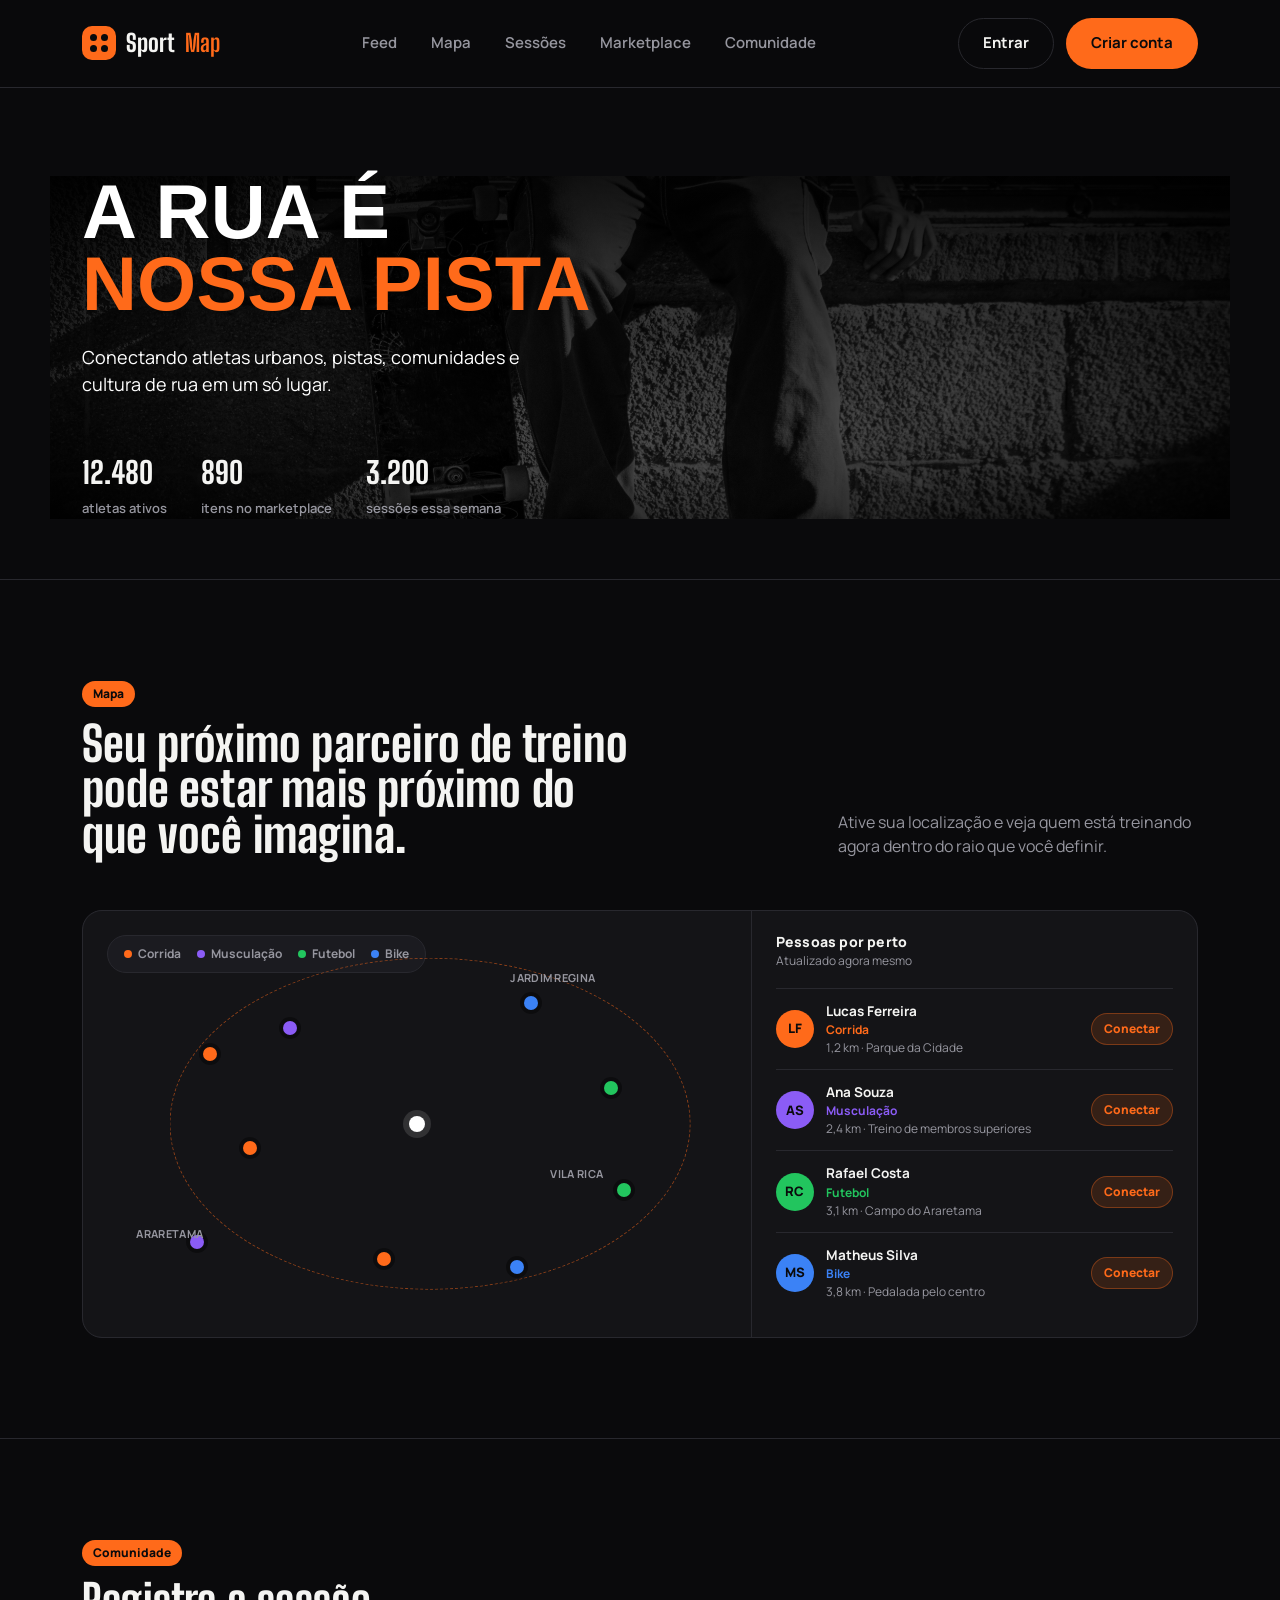
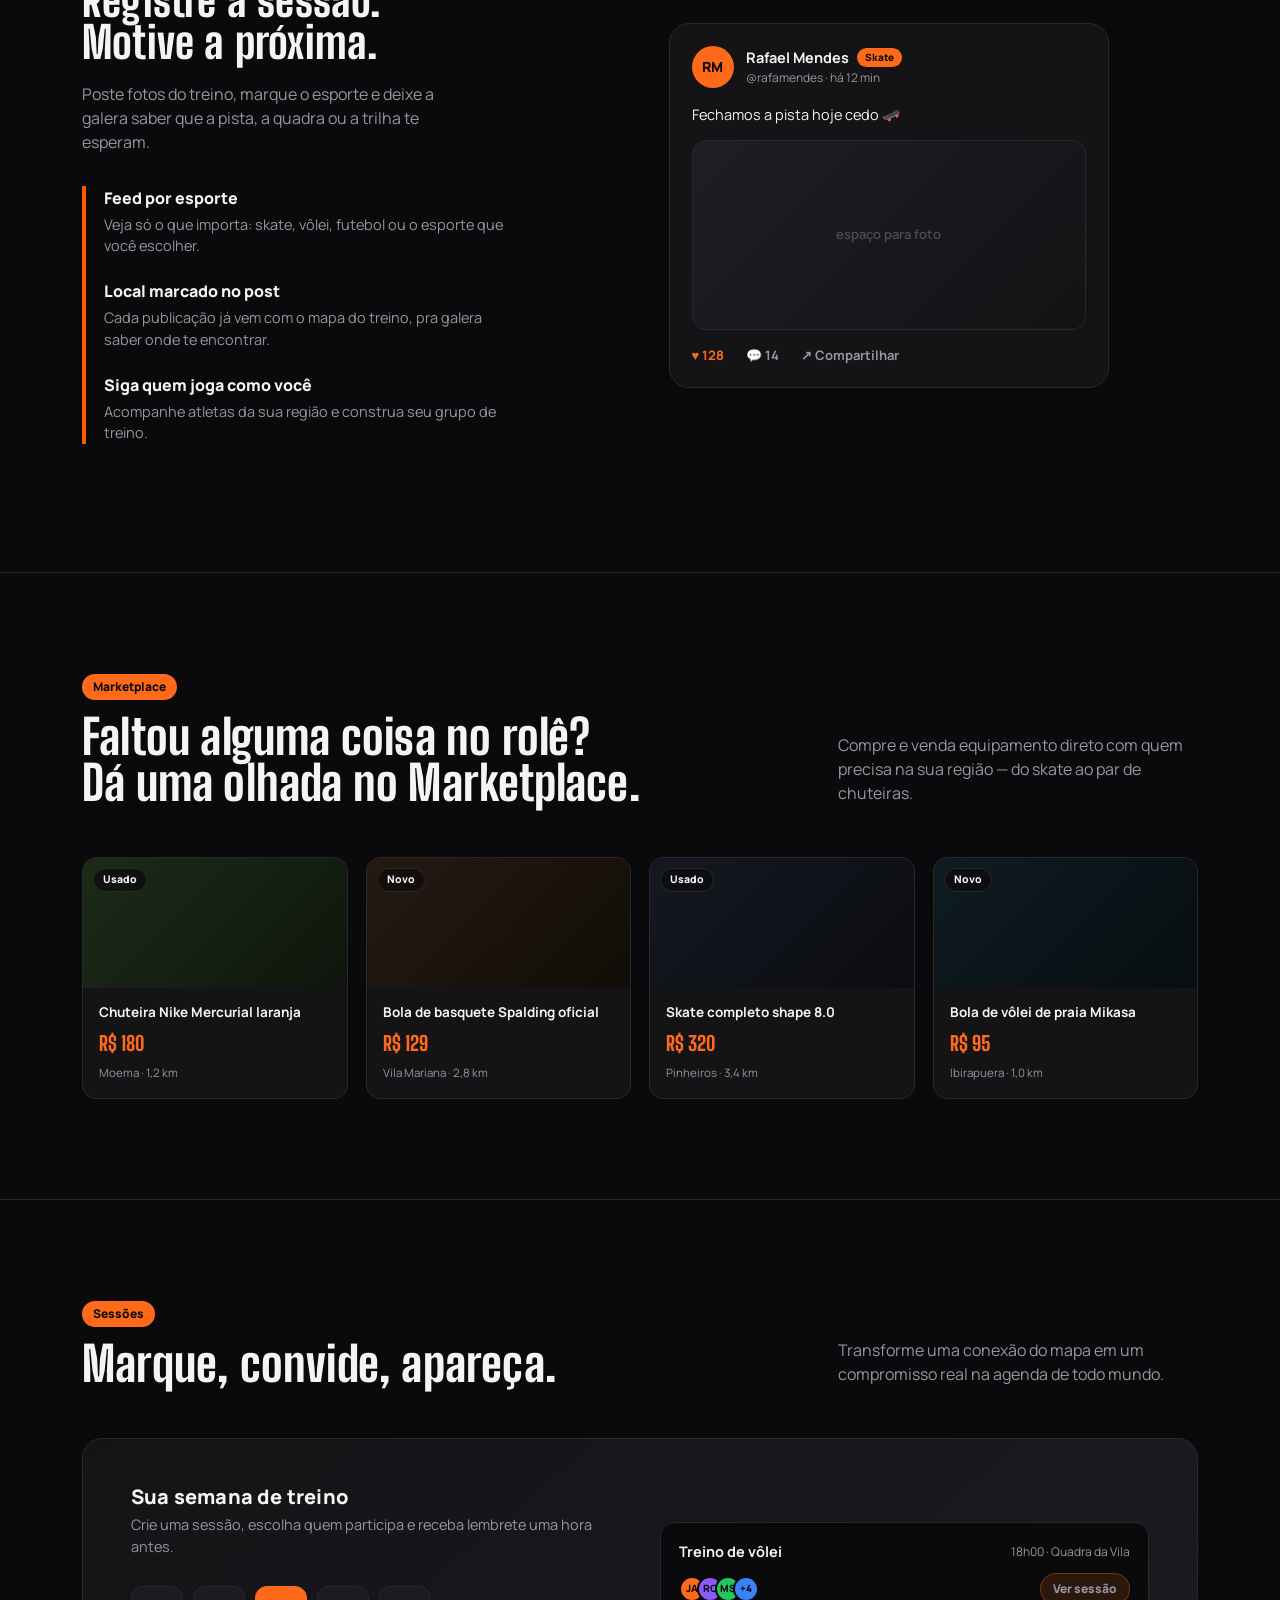
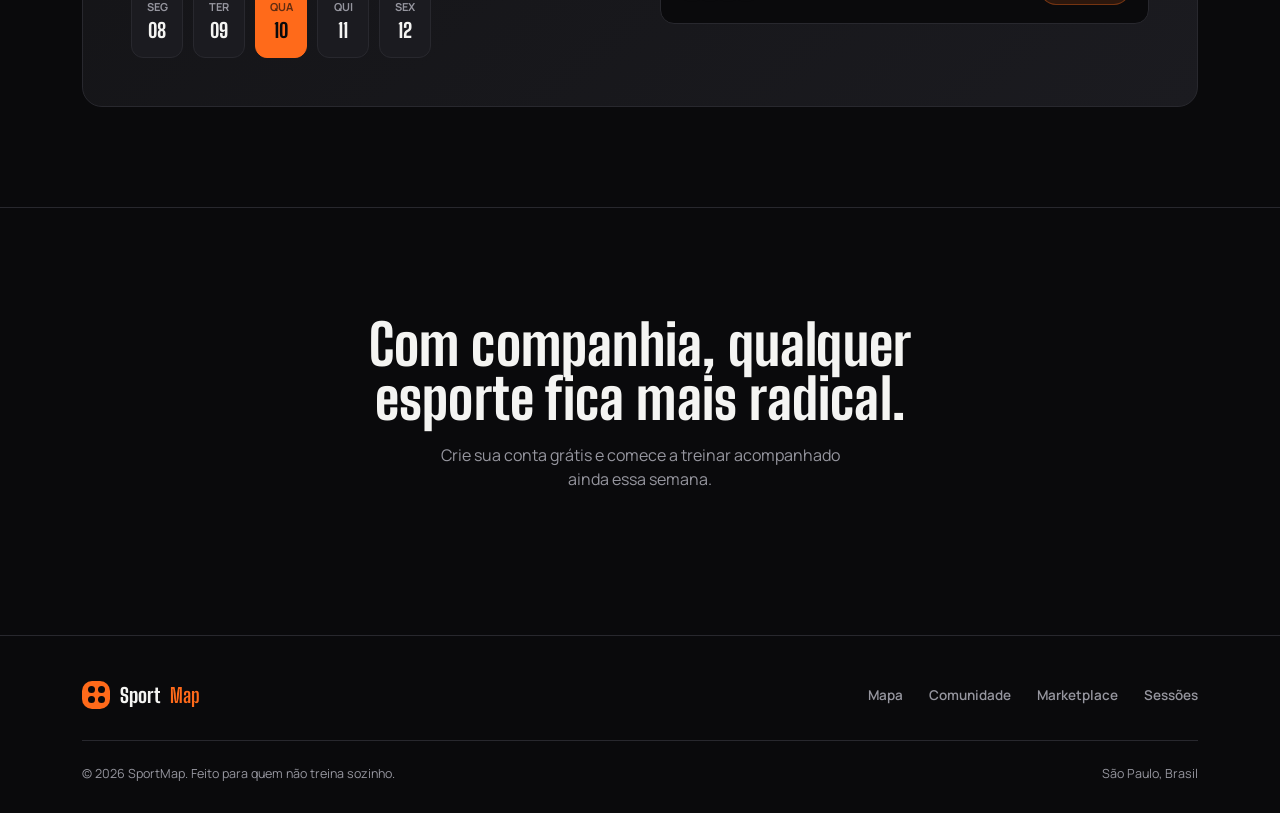
<file: index.html>
<!DOCTYPE html>
<html lang="pt-BR">

<head>
    <meta charset="UTF-8">
    <meta name="viewport" content="width=device-width, initial-scale=1.0">
    <title>SportMap — Encontre seu próximo jogo</title>
    <link rel="preconnect" href="https://fonts.googleapis.com">
    <link
        href="https://fonts.googleapis.com/css2?family=Big+Shoulders+Display:wght@600;700;800;900&family=Manrope:wght@400;500;600;700;800&display=swap"
        rel="stylesheet">
    <link rel="stylesheet" href="css/style.css">
</head>

<body id="homee">

    <header>
        <div class="nav">
            <div class="logo">
                <div class="logo-mark">
                    <div class="logo-mark-grid">
                        <span></span><span></span><span></span><span></span>
                    </div>
                </div>
                Sport<b>Map</b>
            </div>
            <nav class="nav-links">
                <a href="#feed">Feed</a>
                <a href="#mapa">Mapa</a>
                <a href="#sessoes">Sessões</a>
                <a href="#marketplace">Marketplace</a>
                <a href="#comunidade">Comunidade</a>
            </nav>
            <div class="nav-actions">
                <a class="btn btn-ghost" onclick="telaLogin()">Entrar</a>
                <a class="btn btn-primary" onclick="telaCadastro()">Criar conta</a>
            </div>
            <button class="nav-toggle" aria-label="Abrir menu">☰</button>
        </div>
    </header>

    <section class="hero">
        <div class="wrap2 hero-grid">
            <div>
                <h1 class="fontona" style="color: #ffffff;">A RUA É<br><em>NOSSA PISTA</em></h1>
<p class="lead" style="color: #ffffff;">Conectando atletas urbanos, pistas, comunidades e cultura de rua em um só lugar.</p>
                
                <div class="hero-stats">
                    <div class="stat"><b>12.480</b><span>atletas ativos</span></div>
                    <div class="stat"><b>890</b><span>itens no marketplace</span></div>
                    <div class="stat"><b>3.200</b><span>sessões essa semana</span></div>
                </div>
            </div>
        </div>
    </section>

    <section class="feature" id="mapa">
        <div class="wrap">
            <div class="feature-head">
                <div>
                    <span class="tag">Mapa</span>
                    <h2 style="margin-top:14px;">Seu próximo parceiro de treino pode estar mais próximo do que você imagina.</h2>
                </div>
                <p>Ative sua localização e veja quem está treinando agora dentro do raio que você definir.</p>
            </div>

            <div class="map-panel">
                <div class="map-canvas">
                    <div class="map-legend">
                        <span><i style="background:var(--orange);"></i>Corrida</span>
                        <span><i style="background:var(--purple);"></i>Musculação</span>
                        <span><i style="background:var(--green);"></i>Futebol</span>
                        <span><i style="background:var(--blue);"></i>Bike</span>
                    </div>
                    <div class="map-zone" style="width:78%; height:78%; top:50%; left:52%; transform:translate(-50%,-50%);"></div>
                    <div class="map-you"></div>
                    <div class="map-dot" style="background:var(--purple); top:26%; left:30%;"></div>
                    <div class="map-dot" style="background:var(--blue); top:20%; left:66%;"></div>
                    <div class="map-dot" style="background:var(--orange); top:32%; left:18%;"></div>
                    <div class="map-dot" style="background:var(--green); top:40%; left:78%;"></div>
                    <div class="map-dot" style="background:var(--orange); top:54%; left:24%;"></div>
                    <div class="map-dot" style="background:var(--green); top:64%; left:80%;"></div>
                    <div class="map-dot" style="background:var(--purple); top:76%; left:16%;"></div>
                    <div class="map-dot" style="background:var(--orange); top:80%; left:44%;"></div>
                    <div class="map-dot" style="background:var(--blue); top:82%; left:64%;"></div>
                    <div class="map-label" style="top:14%; left:64%;">JARDIM REGINA</div>
                    <div class="map-label" style="top:74%; left:8%;">ARARETAMA</div>
                    <div class="map-label" style="top:60%; left:70%;">VILA RICA</div>
                </div>
                <div class="people-list">
                    <h3>Pessoas por perto</h3>
                    <div class="sub">Atualizado agora mesmo</div>

                    <div class="person-row">
                        <div class="avatar" style="background:var(--orange);">LF</div>
                        <div class="person-info">
                            <div class="name">Lucas Ferreira</div>
                            <div class="sport" style="color:var(--orange);">Corrida</div>
                            <div class="loc">1,2 km · Parque da Cidade</div>
                        </div>
                        <span class="connect-btn">Conectar</span>
                    </div>
                    <div class="person-row">
                        <div class="avatar" style="background:var(--purple);">AS</div>
                        <div class="person-info">
                            <div class="name">Ana Souza</div>
                            <div class="sport" style="color:var(--purple);">Musculação</div>
                            <div class="loc">2,4 km · Treino de membros superiores</div>
                        </div>
                        <span class="connect-btn">Conectar</span>
                    </div>
                    <div class="person-row">
                        <div class="avatar" style="background:var(--green);">RC</div>
                        <div class="person-info">
                            <div class="name">Rafael Costa</div>
                            <div class="sport" style="color:var(--green);">Futebol</div>
                            <div class="loc">3,1 km · Campo do Araretama</div>
                        </div>
                        <span class="connect-btn">Conectar</span>
                    </div>
                    <div class="person-row">
                        <div class="avatar" style="background:var(--blue);">MS</div>
                        <div class="person-info">
                            <div class="name">Matheus Silva</div>
                            <div class="sport" style="color:var(--blue);">Bike</div>
                            <div class="loc">3,8 km · Pedalada pelo centro</div>
                        </div>
                        <span class="connect-btn">Conectar</span>
                    </div>
                </div>
            </div>
        </div>
    </section>

    <section class="feature" id="comunidade">
        <div class="wrap community-grid">
            <div>
                <span class="tag">Comunidade</span>
                <h2 style="margin-top:14px; font-size:clamp(30px,4vw,44px);">Registre a sessão.<br>Motive a próxima.</h2>
                <p style="color:var(--text-muted); margin:18px 0 32px; max-width:380px;">Poste fotos do treino, marque o
                    esporte e deixe a galera saber que a pista, a quadra ou a trilha te esperam.</p>


                <ul class="feature-list linhazinha">
                    <li>
                        <div>
                            <h4>Feed por esporte</h4>
                            <p>Veja só o que importa: skate, vôlei, futebol ou o esporte que você escolher.</p>
                        </div>
                    </li>
                    <li>
                        <div>
                            <h4>Local marcado no post</h4>
                            <p>Cada publicação já vem com o mapa do treino, pra galera saber onde te encontrar.</p>
                        </div>
                    </li>
                    <li>
                        <div>
                            <h4>Siga quem joga como você</h4>
                            <p>Acompanhe atletas da sua região e construa seu grupo de treino.</p>
                        </div>
                    </li>
                </ul>
            </div>

            <div class="post-card">
                <div class="post-head">
                    <div class="avatar" style="background:var(--orange); width:42px; height:42px; font-size:14px;">RM</div>
                    <div class="meta">
                        <div class="name-row"><b>Rafael Mendes</b><span class="tag"
                            style="font-size:10px; padding:2px 8px;">Skate</span>
                        </div>
                        <div class="handle">@rafamendes · há 12 min</div>
                    </div>
                </div>
                <div class="post-text">Fechamos a pista hoje cedo 🛹</div>
                <div class="post-media">espaço para foto</div>
                <div class="post-actions">
                    <span class="liked">♥ 128</span>
                    <span>💬 14</span>
                    <span>↗ Compartilhar</span>
                </div>
            </div>
        </div>
    </section>

    <section class="feature" id="marketplace">
        <div class="wrap">
            <div class="feature-head">
                <div>
                    <span class="tag">Marketplace</span>
                    <h2 style="margin-top:14px;">Faltou alguma coisa no rolê?<br>Dá uma olhada no Marketplace.</h2>
                </div>
                <p>Compre e venda equipamento direto com quem precisa na sua região — do skate ao par de chuteiras.</p>
            </div>

            <div class="shop-scroll">
                <div class="shop-card">
                    <div class="shop-thumb" style="background:linear-gradient(135deg,#1c2b18,#0f150d);">
                        <span class="badge">Usado</span>
                    </div>
                    <div class="shop-body">
                        <div class="name">Chuteira Nike Mercurial laranja</div>
                        <div class="price">R$ 180</div>
                        <div class="loc">Moema · 1,2 km</div>
                    </div>
                </div>
                <div class="shop-card">
                    <div class="shop-thumb" style="background:linear-gradient(135deg,#241a12,#120d08);">
                        <span class="badge">Novo</span>
                    </div>
                    <div class="shop-body">
                        <div class="name">Bola de basquete Spalding oficial</div>
                        <div class="price">R$ 129</div>
                        <div class="loc">Vila Mariana · 2,8 km</div>
                    </div>
                </div>
                <div class="shop-card">
                    <div class="shop-thumb" style="background:linear-gradient(135deg,#151820,#0b0d12);">
                        <span class="badge">Usado</span>
                    </div>
                    <div class="shop-body">
                        <div class="name">Skate completo shape 8.0</div>
                        <div class="price">R$ 320</div>
                        <div class="loc">Pinheiros · 3,4 km</div>
                    </div>
                </div>
                <div class="shop-card">
                    <div class="shop-thumb" style="background:linear-gradient(135deg,#0e1c22,#080e11);">
                        <span class="badge">Novo</span>
                    </div>
                    <div class="shop-body">
                        <div class="name">Bola de vôlei de praia Mikasa</div>
                        <div class="price">R$ 95</div>
                        <div class="loc">Ibirapuera · 1,0 km</div>
                    </div>
                </div>
            </div>
        </div>
    </section>

    <section class="feature" id="sessoes">
        <div class="wrap">
            <div class="feature-head">
                <div>
                    <span class="tag">Sessões</span>
                    <h2 style="margin-top:14px;">Marque, convide, apareça.</h2>
                </div>
                <p>Transforme uma conexão do mapa em um compromisso real na agenda de todo mundo.</p>
            </div>

            <div class="sessions-panel">
                <div>
                    <h3 style="font-family:'Manrope'; font-size:20px; font-weight:800;">Sua semana de treino</h3>
                    <p style="color:var(--text-muted); font-size:14.5px; margin-top:8px;">Crie uma sessão, escolha quem participa e receba lembrete uma hora antes.</p>
                    <div class="week-row">
                        <div class="day-chip">
                            <div class="d">SEG</div>
                            <div class="n">08</div>
                        </div>
                        <div class="day-chip">
                            <div class="d">TER</div>
                            <div class="n">09</div>
                        </div>
                        <div class="day-chip active">
                            <div class="d">QUA</div>
                            <div class="n">10</div>
                        </div>
                        <div class="day-chip">
                            <div class="d">QUI</div>
                            <div class="n">11</div>
                        </div>
                        <div class="day-chip">
                            <div class="d">SEX</div>
                            <div class="n">12</div>
                        </div>
                    </div>
                </div>

                <div class="session-card">
                    <div class="row">
                        <b>Treino de vôlei</b>
                        <span>18h00 · Quadra da Vila</span>
                    </div>
                    <div class="row" style="margin-bottom:0;">
                        <div class="avatars-mini">
                            <div class="avatar" style="background:var(--orange);">JA</div>
                            <div class="avatar" style="background:var(--purple);">RC</div>
                            <div class="avatar" style="background:var(--green);">MS</div>
                            <div class="avatar" style="background:var(--blue);">+4</div>
                        </div>
                        <span class="connect-btn">Ver sessão</span>
                    </div>
                </div>
            </div>
        </div>
    </section>

    <section class="cta">
        <div class="wrap">
            <h2>Com companhia, qualquer esporte fica mais radical.</h2>
            <p>Crie sua conta grátis e comece a treinar acompanhado ainda essa semana.</p>
        </div>
    </section>

    <footer>
        <div class="wrap">
            <div class="foot-grid">
                <div class="logo" style="font-size:20px;">
                    <div class="logo-mark" style="width:28px; height:28px;">
                        <div class="logo-mark-grid" style="gap:3px;">
                        <span></span><span></span><span></span><span></span></div>
                    </div>
                    Sport<b>Map</b>
                </div>
                <div class="foot-links">
                    <a href="#mapa">Mapa</a>
                    <a href="#comunidade">Comunidade</a>
                    <a href="#marketplace">Marketplace</a>
                    <a href="#sessoes">Sessões</a>
                </div>
            </div>
            <div class="foot-bottom">
                <span>© 2026 SportMap. Feito para quem não treina sozinho.</span>
                <span>São Paulo, Brasil</span>
            </div>
        </div>
    </footer>




    <script src="js/btnsHome.js"></script>
    <script src="js/login.js"></script>
    <script src="js/modalComunidadeBtn.js"></script>
    <script src="js/script.js"></script>
    <script src="Views/Comunidade.js"></script>
    <script src="Views/feed.js"></script>
    <script src="Views/Mapa.js"></script>
    <script src="Views/Marketplace.js"></script>
    <script src="Views/Mensagens.js"></script>

</body>
</html>
</file>
<file: css/style.css>
:root {
  --bg: #0a0a0c;
  --bg-elev: #141417;
  --bg-elev-2: #1b1b20;
  --border: #28282e;
  --text: #f4f4f2;
  --text-muted: #96969f;
  --orange: #ff6a1a;
  --orange-soft: rgba(255, 106, 26, .14);
  --purple: #8b5cf6;
  --green: #22c55e;
  --blue: #3b82f6;
  --radius-lg: 20px;
  --radius-md: 14px;
  --radius-sm: 8px;
}

* {
  box-sizing: border-box;
  margin: 0;
  padding: 0;
}

html {
  scroll-behavior: smooth;
}

body {
  background: var(--bg);
  color: var(--text);
  font-family: 'Manrope', sans-serif;
  line-height: 1.5;
  -webkit-font-smoothing: antialiased;
  overflow-x: hidden;
}

h1,
h2,
h3,
.display {
  font-family: 'Big Shoulders Display', sans-serif;
  font-weight: 800;
  letter-spacing: .2px;
  line-height: .95;
  text-transform: none;
}

a {
  color: inherit;
  text-decoration: none;
}

img {
  max-width: 100%;
  display: block;
}

ul {
  list-style: none;
}

.wrap {
  max-width: 1180px;
  margin: 0 auto;
  padding: 0 32px;

}

.wrap2 {
  max-width: 1180px;
  margin: 0 auto;
  padding: 0 32px;
  background:
    radial-gradient(ellipse at center,
      rgba(0, 0, 0, 0) 40%,
      rgba(0, 0, 0, 0.4) 70%,
      rgba(0, 0, 0, 0.95) 100%),
    linear-gradient(rgba(0, 0, 0, 0.85),
      rgba(0, 0, 0, 0.6)),
    url("../img/pexels-omerderinyar-18168114.jpg");
  background-repeat: no-repeat;
  background-size: cover;
  background-position: center;
}

:focus-visible {
  outline: 2px solid var(--orange);
  outline-offset: 3px;
}

@media (prefers-reduced-motion: reduce) {
  * {
    animation: none !important;
    transition: none !important;
  }
}

/* ---------- Buttons ---------- */
.btn {
  display: inline-flex;
  align-items: center;
  gap: 8px;
  padding: 13px 24px;
  border-radius: 999px;
  font-family: 'Manrope';
  font-weight: 700;
  font-size: 15px;
  border: 1px solid transparent;
  cursor: pointer;
  transition: transform .15s ease, background .15s ease, border-color .15s ease;
}

.btn:hover {
  transform: translateY(-1px);
}

.btn-primary {
  background: var(--orange);
  color: #0a0a0c;
}

.btn-primary:hover {
  background: #ff7a33;
}

.btn-ghost {
  background: transparent;
  border-color: var(--border);
  color: var(--text);
}

.btn-ghost:hover {
  border-color: #45454e;
}

/* ---------- Header ---------- */
header {
  position: sticky;
  top: 0;
  z-index: 50;
  background: rgba(10, 10, 12, .82);
  backdrop-filter: blur(10px);
  border-bottom: 1px solid var(--border);
}

.nav {
  display: flex;
  align-items: center;
  justify-content: space-between;
  padding: 18px 32px;
  max-width: 1180px;
  margin: 0 auto;
}

.logo {
  display: flex;
  align-items: center;
  gap: 10px;
  font-family: 'Big Shoulders Display';
  font-weight: 800;
  font-size: 24px;
}

.logo-mark {
  width: 34px;
  height: 34px;
  border-radius: 10px;
  background: var(--orange);
  display: grid;
  place-items: center;
  flex-shrink: 0;
}

.logo-mark span {
  width: 7px;
  height: 7px;
  border-radius: 50%;
  background: #0a0a0c;
}

.logo-mark-grid {
  display: grid;
  grid-template-columns: repeat(2, 1fr);
  gap: 4px;
}

.logo b {
  color: var(--orange);
}

.nav-links {
  display: flex;
  gap: 34px;
  font-size: 15px;
  font-weight: 600;
  color: var(--text-muted);
}

.nav-links a {
  transition: color .15s ease;
}

.nav-links a:hover {
  color: var(--text);
}

.nav-actions {
  display: flex;
  align-items: center;
  gap: 12px;
}

.nav-toggle {
  display: none;
  background: none;
  border: none;
  color: var(--text);
  font-size: 26px;
  cursor: pointer;
}

@media (max-width:900px) {
  .nav-links {
    display: none;
  }

  .nav-actions .btn-ghost {
    display: none;
  }

  .nav-toggle {
    display: block;
  }
}

.fontona {
  font-family: Impact, Haettenschweiler, 'Arial Narrow Bold', sans-serif;
}

/* ---------- Hero ---------- */
.hero {
  padding: 88px 0 60px;
  position: relative;
}

.hero-grid {
  display: grid;
  grid-template-columns: 1.05fr .95fr;
  gap: 56px;
  align-items: center;
}

.eyebrow-chip {
  display: inline-flex;
  align-items: center;
  gap: 8px;
  background: var(--bg-elev);
  border: 1px solid var(--border);
  padding: 7px 14px 7px 8px;
  border-radius: 999px;
  font-size: 13px;
  font-weight: 700;
  color: var(--text-muted);
  margin-bottom: 22px;
}

.eyebrow-chip .dot {
  width: 8px;
  height: 8px;
  border-radius: 50%;
  background: var(--green);
  box-shadow: 0 0 0 3px rgba(34, 197, 94, .18);
}

.hero h1 {
  font-size: clamp(44px, 6vw, 76px);
  max-width: 640px;
}

.hero h1 em {
  font-style: normal;
  color: var(--orange);
}

.hero p.lead {
  margin-top: 24px;
  font-size: 18px;
  color: var(--text-muted);
  max-width: 460px;
}

.hero-actions {
  display: flex;
  gap: 14px;
  margin-top: 34px;
  flex-wrap: wrap;
}

.hero-stats {
  display: flex;
  gap: 34px;
  margin-top: 52px;
  flex-wrap: wrap;
}

.hero-stats .stat b {
  display: block;
  font-family: 'Big Shoulders Display';
  font-size: 30px;
  font-weight: 800;
}

.hero-stats .stat span {
  font-size: 13px;
  color: var(--text-muted);
  font-weight: 600;
}

/* ---------- Radar visual ---------- */
.radar-card {
  position: relative;
  background: var(--bg-elev);
  border: 1px solid var(--border);
  border-radius: var(--radius-lg);
  padding: 26px;
  aspect-ratio: 1/1;
  max-width: 460px;
  margin-left: auto;
}

.radar-frame {
  position: relative;
  width: 100%;
  height: 100%;
  border-radius: 50%;
  background: radial-gradient(circle at center, rgba(255, 106, 26, .06), transparent 70%);
}

.radar-ring {
  position: absolute;
  border: 1px solid var(--border);
  border-radius: 50%;
  top: 50%;
  left: 50%;
  transform: translate(-50%, -50%);
}

.r1 {
  width: 100%;
  height: 100%;
}

.r2 {
  width: 68%;
  height: 68%;
}

.r3 {
  width: 36%;
  height: 36%;
}

.radar-sweep {
  position: absolute;
  inset: 0;
  border-radius: 50%;
  background: conic-gradient(from 0deg, rgba(255, 106, 26, .45), transparent 26%);
  animation: spin 6s linear infinite;
  mix-blend-mode: screen;
}

@keyframes spin {
  to {
    transform: rotate(360deg);
  }
}

.radar-you {
  position: absolute;
  top: 50%;
  left: 50%;
  width: 14px;
  height: 14px;
  background: #fff;
  border-radius: 50%;
  transform: translate(-50%, -50%);
  box-shadow: 0 0 0 6px rgba(255, 255, 255, .12);
  z-index: 3;
}

.radar-you::after {
  content: '';
  position: absolute;
  inset: -10px;
  border-radius: 50%;
  border: 1px solid rgba(255, 255, 255, .3);
  animation: ping 2.4s ease-out infinite;
}

@keyframes ping {
  0% {
    transform: scale(.6);
    opacity: .9;
  }

  100% {
    transform: scale(2.4);
    opacity: 0;
  }
}

.radar-dot {
  position: absolute;
  width: 13px;
  height: 13px;
  border-radius: 50%;
  box-shadow: 0 0 0 3px rgba(0, 0, 0, .35);
  z-index: 2;
}

.d-orange {
  background: var(--orange);
}

.d-purple {
  background: var(--purple);
}

.d-green {
  background: var(--green);
}

.d-blue {
  background: var(--blue);
}

.radar-legend {
  position: absolute;
  left: 0;
  right: 0;
  bottom: -18px;
  margin: 0 auto;
  width: calc(100% - 8px);
  background: var(--bg-elev-2);
  border: 1px solid var(--border);
  border-radius: var(--radius-md);
  padding: 12px 16px;
  display: flex;
  align-items: center;
  justify-content: space-between;
  font-size: 13px;
  font-weight: 700;
}

.radar-legend span {
  color: var(--text-muted);
  font-weight: 600;
}

/* ---------- Section shell ---------- */
section.feature {
  padding: 100px 0;
  border-top: 1px solid var(--border);
}

.feature-head {
  display: flex;
  justify-content: space-between;
  align-items: flex-end;
  gap: 40px;
  margin-bottom: 52px;
  flex-wrap: wrap;
}

.feature-head h2 {
  font-size: clamp(32px, 4vw, 48px);
  max-width: 560px;
}

.feature-head p {
  color: var(--text-muted);
  max-width: 360px;
  font-size: 16px;
}

.tag {
  display: inline-flex;
  align-items: center;
  padding: 4px 11px;
  border-radius: 999px;
  font-size: 12px;
  font-weight: 800;
  background: var(--orange);
  color: #0a0a0c;
}

/* ---------- Mapa feature ---------- */
.map-panel {
  display: grid;
  grid-template-columns: 1.5fr 1fr;
  gap: 1px;
  background: var(--border);
  border: 1px solid var(--border);
  border-radius: var(--radius-lg);
  overflow: hidden;
}

.map-canvas {
  background:
    linear-gradient(var(--bg-elev), var(--bg-elev)),
    repeating-linear-gradient(0deg, transparent 0 79px, var(--border) 79px 80px),
    repeating-linear-gradient(90deg, transparent 0 79px, var(--border) 79px 80px);
  position: relative;
  min-height: 420px;
  padding: 24px;
}

.map-legend {
  display: flex;
  gap: 16px;
  flex-wrap: wrap;
  background: var(--bg-elev-2);
  border: 1px solid var(--border);
  border-radius: 999px;
  padding: 9px 16px;
  width: fit-content;
  font-size: 12px;
  font-weight: 700;
  color: var(--text-muted);
}

.map-legend i {
  display: inline-block;
  width: 8px;
  height: 8px;
  border-radius: 50%;
  margin-right: 6px;
}

.map-zone {
  position: absolute;
  border: 1px dashed rgba(255, 106, 26, .5);
  border-radius: 50%;
}

.map-dot {
  position: absolute;
  width: 14px;
  height: 14px;
  border-radius: 50%;
  box-shadow: 0 0 0 4px rgba(0, 0, 0, .4);
}

.map-you {
  position: absolute;
  top: 50%;
  left: 50%;
  transform: translate(-50%, -50%);
  width: 16px;
  height: 16px;
  border-radius: 50%;
  background: #fff;
  box-shadow: 0 0 0 6px rgba(255, 255, 255, .12);
}

.map-label {
  position: absolute;
  font-size: 11px;
  font-weight: 700;
  color: var(--text-muted);
  letter-spacing: .3px;
}

.people-list {
  background: var(--bg-elev);
  padding: 24px;
}

.people-list h3 {
  font-family: 'Manrope';
  font-size: 14px;
  font-weight: 800;
  margin-bottom: 4px;
}

.people-list .sub {
  color: var(--text-muted);
  font-size: 12px;
  margin-bottom: 18px;
}

.person-row {
  display: flex;
  align-items: center;
  gap: 12px;
  padding: 12px 0;
  border-top: 1px solid var(--border);
}

.person-row:first-of-type {
  border-top: none;
}

.avatar {
  width: 38px;
  height: 38px;
  border-radius: 50%;
  display: grid;
  place-items: center;
  font-weight: 800;
  font-size: 13px;
  color: #0a0a0c;
  flex-shrink: 0;
}

.person-info {
  flex: 1;
  min-width: 0;
}

.person-info .name {
  font-size: 13.5px;
  font-weight: 700;
}

.person-info .sport {
  font-size: 12px;
  font-weight: 700;
}

.person-info .loc {
  font-size: 12px;
  color: var(--text-muted);
}

.connect-btn {
  font-size: 12px;
  font-weight: 800;
  background: var(--orange-soft);
  color: var(--orange);
  border: 1px solid rgba(255, 106, 26, .35);
  border-radius: 999px;
  padding: 6px 12px;
  white-space: nowrap;
}

/* ---------- Comunidade feature ---------- */
.community-grid {
  display: grid;
  grid-template-columns: .85fr 1.15fr;
  gap: 56px;
  align-items: center;
}

.post-card {
  margin-left: 80px;
  background: var(--bg-elev);
  border: 1px solid var(--border);
  border-radius: var(--radius-lg);
  padding: 22px;
  max-width: 440px;
}

.post-head {
  display: flex;
  align-items: center;
  gap: 12px;
  margin-bottom: 16px;
}

.post-head .meta {
  flex: 1;
}

.post-head .name-row {
  display: flex;
  align-items: center;
  gap: 8px;
}

.post-head .name-row b {
  font-size: 14.5px;
}

.post-head .handle {
  font-size: 12px;
  color: var(--text-muted);
}

.post-text {
  font-size: 14.5px;
  margin-bottom: 14px;
}

.post-media {
  height: 190px;
  border-radius: var(--radius-md);
  background: linear-gradient(135deg, #1e1e23, #131316);
  display: grid;
  place-items: center;
  color: #4c4c55;
  font-size: 13px;
  font-weight: 600;
  margin-bottom: 16px;
  border: 1px solid var(--border);
}

.post-actions {
  display: flex;
  align-items: center;
  gap: 22px;
  font-size: 13px;
  font-weight: 700;
  color: var(--text-muted);
}

.post-actions .liked {
  color: var(--orange);
}

.feature-list {
  display: flex;
  flex-direction: column;
  gap: 22px;
}

.linhazinha {
  border-left: 4px solid #ff5a00;
  padding-left: 18px;
  margin-bottom: 28px;
}

.linhazinha h3 {
  margin: 0 0 6px;
  color: white;
  font-size: 18px;
  font-weight: 70;
}

.linhazinha p {
  margin: 0;
  color: #8f9aaa;
  font-size: 16px;
  line-height: 1.5;
}

.feature-list li {
  display: flex;
  gap: 16px;
}

.feature-list h4 {
  font-family: 'Manrope';
  font-size: 16px;
  font-weight: 800;
  margin-bottom: 4px;
}

.feature-list p {
  font-size: 14.5px;
  color: var(--text-muted);
  max-width: 400px;
}

/* ---------- Marketplace feature ---------- */
.shop-scroll {
  display: grid;
  grid-template-columns: repeat(4, 1fr);
  gap: 18px;
}

.shop-card {
  background: var(--bg-elev);
  border: 1px solid var(--border);
  border-radius: var(--radius-md);
  overflow: hidden;
}

.shop-thumb {
  height: 130px;
  position: relative;
  display: grid;
  place-items: center;
}

.shop-thumb .badge {
  position: absolute;
  top: 10px;
  left: 10px;
  font-size: 10.5px;
  font-weight: 800;
  padding: 3px 9px;
  border-radius: 999px;
  background: rgba(10, 10, 12, .7);
  border: 1px solid var(--border);
}

.shop-body {
  padding: 14px 16px 16px;
}

.shop-body .name {
  font-size: 13.5px;
  font-weight: 700;
  margin-bottom: 6px;
}

.shop-body .price {
  font-family: 'Big Shoulders Display';
  font-weight: 800;
  font-size: 20px;
  color: var(--orange);
}

.shop-body .loc {
  font-size: 11.5px;
  color: var(--text-muted);
  margin-top: 6px;
}

/* ---------- Recursos adicionais ---------- */
.sessions-panel {
  background: linear-gradient(140deg, var(--bg-elev), var(--bg-elev-2));
  border: 1px solid var(--border);
  border-radius: var(--radius-lg);
  padding: 48px;
  display: grid;
  grid-template-columns: 1fr 1fr;
  gap: 40px;
  align-items: center;
}

.week-row {
  display: flex;
  gap: 10px;
  margin-top: 28px;
  flex-wrap: wrap;
}

.day-chip {
  width: 52px;
  padding: 12px 0;
  border-radius: 12px;
  text-align: center;
  background: var(--bg-elev-2);
  border: 1px solid var(--border);
}

.day-chip.active {
  background: var(--orange);
  border-color: var(--orange);
}

.day-chip .d {
  font-size: 11px;
  color: var(--text-muted);
  font-weight: 700;
}

.day-chip.active .d {
  color: rgba(10, 10, 12, .65);
}

.day-chip .n {
  font-family: 'Big Shoulders Display';
  font-size: 20px;
  font-weight: 800;
  color: var(--text);
}

.day-chip.active .n {
  color: #0a0a0c;
}

.session-card {
  background: var(--bg);
  border: 1px solid var(--border);
  border-radius: var(--radius-md);
  padding: 18px;
}

.session-card .row {
  display: flex;
  justify-content: space-between;
  align-items: center;
  margin-bottom: 10px;
}

.session-card .row b {
  font-size: 14.5px;
}

.session-card .row span {
  font-size: 12px;
  color: var(--text-muted);
}

.avatars-mini {
  display: flex;
}

.avatars-mini .avatar {
  width: 26px;
  height: 26px;
  font-size: 10px;
  margin-left: -8px;
  border: 2px solid var(--bg);
}

.avatars-mini .avatar:first-child {
  margin-left: 0;
}

/* ---------- CTA ---------- */
.cta {
  padding: 110px 0;
  text-align: center;
  border-top: 1px solid var(--border);
}

.cta h2 {
  font-size: clamp(34px, 5vw, 56px);
  max-width: 640px;
  margin: 0 auto;
}

.cta p {
  color: var(--text-muted);
  max-width: 440px;
  margin: 18px auto 34px;
  font-size: 16px;
}

/* ---------- Footer ---------- */
footer {
  border-top: 1px solid var(--border);
  padding: 44px 0 30px;
}

.foot-grid {
  display: flex;
  justify-content: space-between;
  align-items: center;
  flex-wrap: wrap;
  gap: 20px;
}

.foot-links {
  display: flex;
  gap: 26px;
  font-size: 13.5px;
  color: var(--text-muted);
  font-weight: 600;
}

.foot-links a:hover {
  color: var(--text);
}

.foot-bottom {
  margin-top: 30px;
  padding-top: 24px;
  border-top: 1px solid var(--border);
  font-size: 12.5px;
  color: var(--text-muted);
  display: flex;
  justify-content: space-between;
  flex-wrap: wrap;
  gap: 10px;
}

/* ---------- Responsive ---------- */
@media (max-width:900px) {
  .hero-grid {
    grid-template-columns: 1fr;
  }

  .radar-card {
    margin: 0 auto;
    margin-top: 20px;
  }

  .community-grid {
    grid-template-columns: 1fr;
  }

  .map-panel {
    grid-template-columns: 1fr;
  }

  .shop-scroll {
    grid-template-columns: repeat(2, 1fr);
  }

  .sessions-panel {
    grid-template-columns: 1fr;
  }

  .wrap {
    padding: 0 20px;
  }
}
</file>
